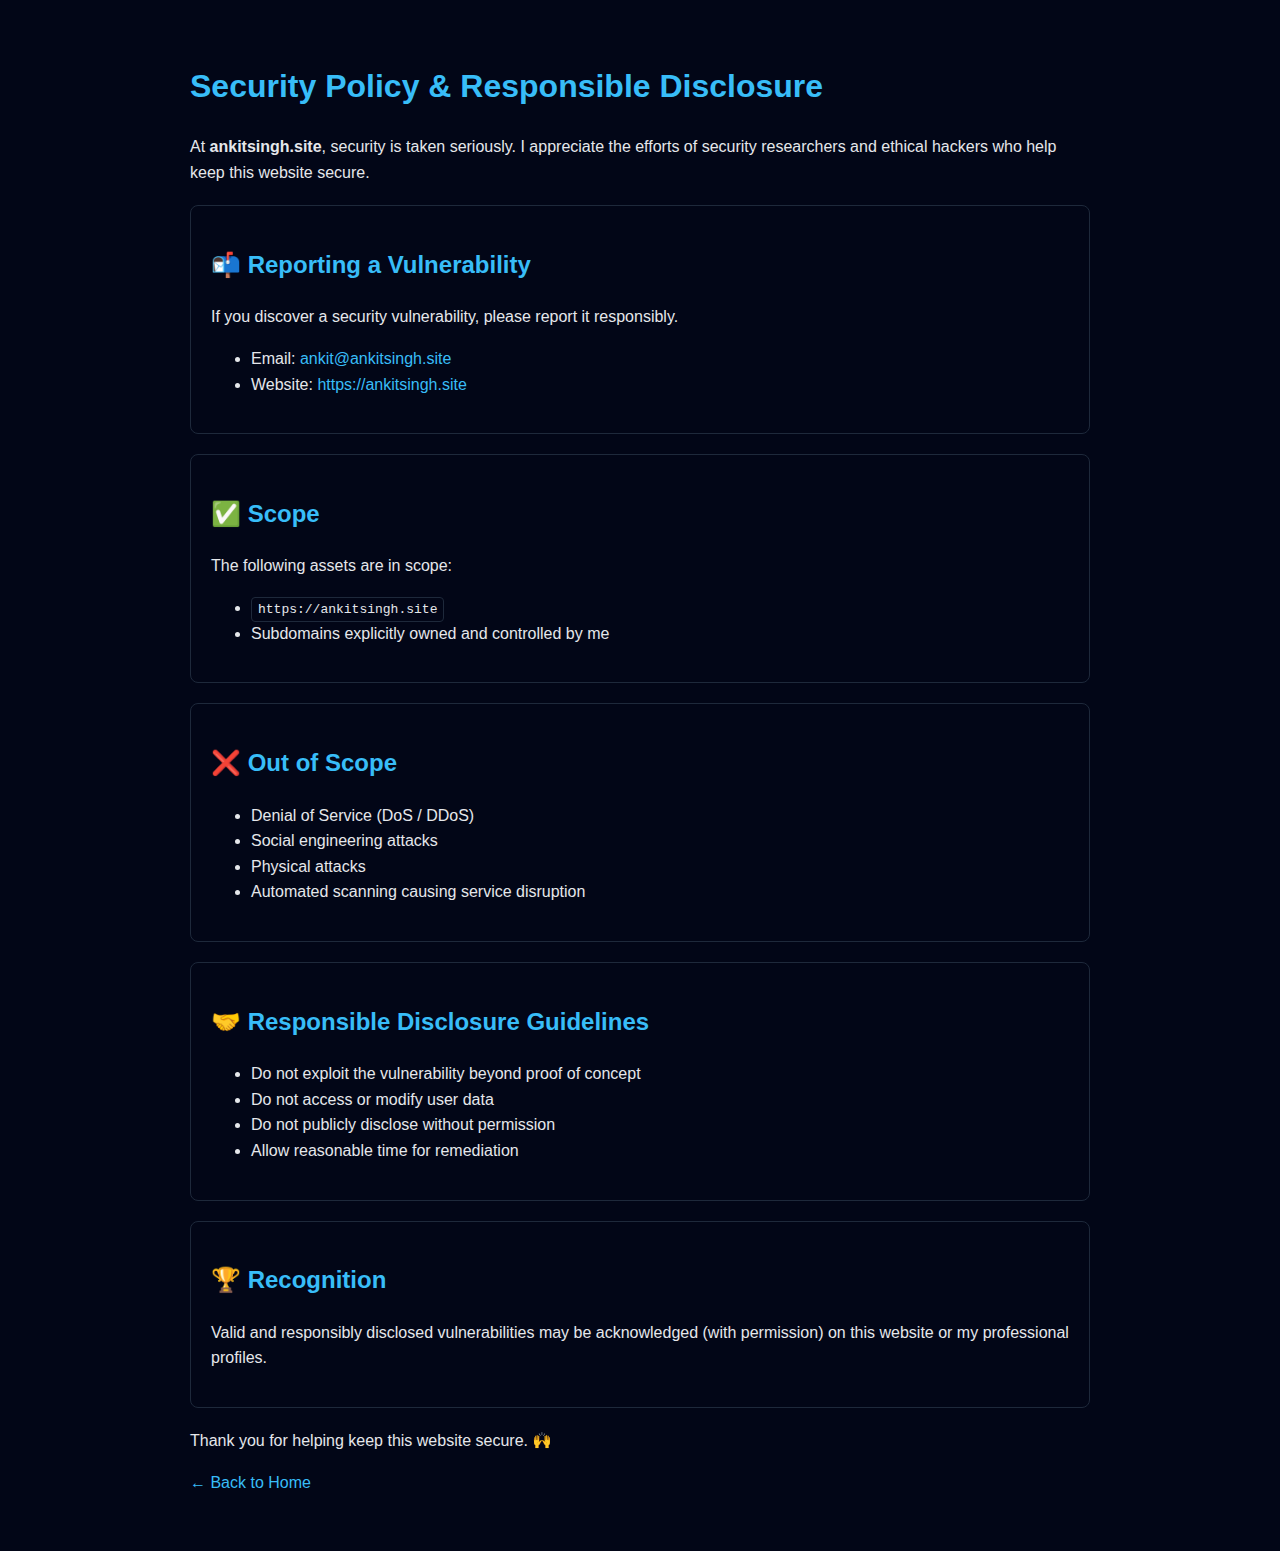
<file: security-policy.html>
<!DOCTYPE html>
<html lang="en">
<head>
  <meta charset="UTF-8">
  <title>Security Policy | Ankit Singh</title>
  <meta name="viewport" content="width=device-width, initial-scale=1.0">
  <meta name="robots" content="index, follow">
  <meta name="description" content="Responsible Disclosure and Security Policy for ankitsingh.site">

  <style>
    body {
      font-family: Arial, sans-serif;
      background: #020617;
      color: #e5e7eb;
      line-height: 1.6;
      padding: 40px;
      max-width: 900px;
      margin: auto;
    }
    h1, h2 {
      color: #38bdf8;
    }
    a {
      color: #38bdf8;
      text-decoration: none;
    }
    code {
      background: #020617;
      border: 1px solid #1e293b;
      padding: 4px 6px;
      border-radius: 4px;
    }
    .box {
      background: #020617;
      border: 1px solid #1e293b;
      padding: 20px;
      margin: 20px 0;
      border-radius: 8px;
    }
  </style>
</head>

<body>

  <h1>Security Policy & Responsible Disclosure</h1>

  <p>
    At <strong>ankitsingh.site</strong>, security is taken seriously.  
    I appreciate the efforts of security researchers and ethical hackers who help keep this website secure.
  </p>

  <div class="box">
    <h2>📬 Reporting a Vulnerability</h2>
    <p>
      If you discover a security vulnerability, please report it responsibly.
    </p>
    <ul>
      <li>Email: <a href="mailto:ankit@ankitsingh.site">ankit@ankitsingh.site</a></li>
      <li>Website: <a href="https://ankitsingh.site">https://ankitsingh.site</a></li>
    </ul>
  </div>

  <div class="box">
    <h2>✅ Scope</h2>
    <p>The following assets are in scope:</p>
    <ul>
      <li><code>https://ankitsingh.site</code></li>
      <li>Subdomains explicitly owned and controlled by me</li>
    </ul>
  </div>

  <div class="box">
    <h2>❌ Out of Scope</h2>
    <ul>
      <li>Denial of Service (DoS / DDoS)</li>
      <li>Social engineering attacks</li>
      <li>Physical attacks</li>
      <li>Automated scanning causing service disruption</li>
    </ul>
  </div>

  <div class="box">
    <h2>🤝 Responsible Disclosure Guidelines</h2>
    <ul>
      <li>Do not exploit the vulnerability beyond proof of concept</li>
      <li>Do not access or modify user data</li>
      <li>Do not publicly disclose without permission</li>
      <li>Allow reasonable time for remediation</li>
    </ul>
  </div>

  <div class="box">
    <h2>🏆 Recognition</h2>
    <p>
      Valid and responsibly disclosed vulnerabilities may be acknowledged
      (with permission) on this website or my professional profiles.
    </p>
  </div>

  <p>
    Thank you for helping keep this website secure. 🙌
  </p>

  <p>
    <a href="/">← Back to Home</a>
  </p>

</body>
</html>
</file>
